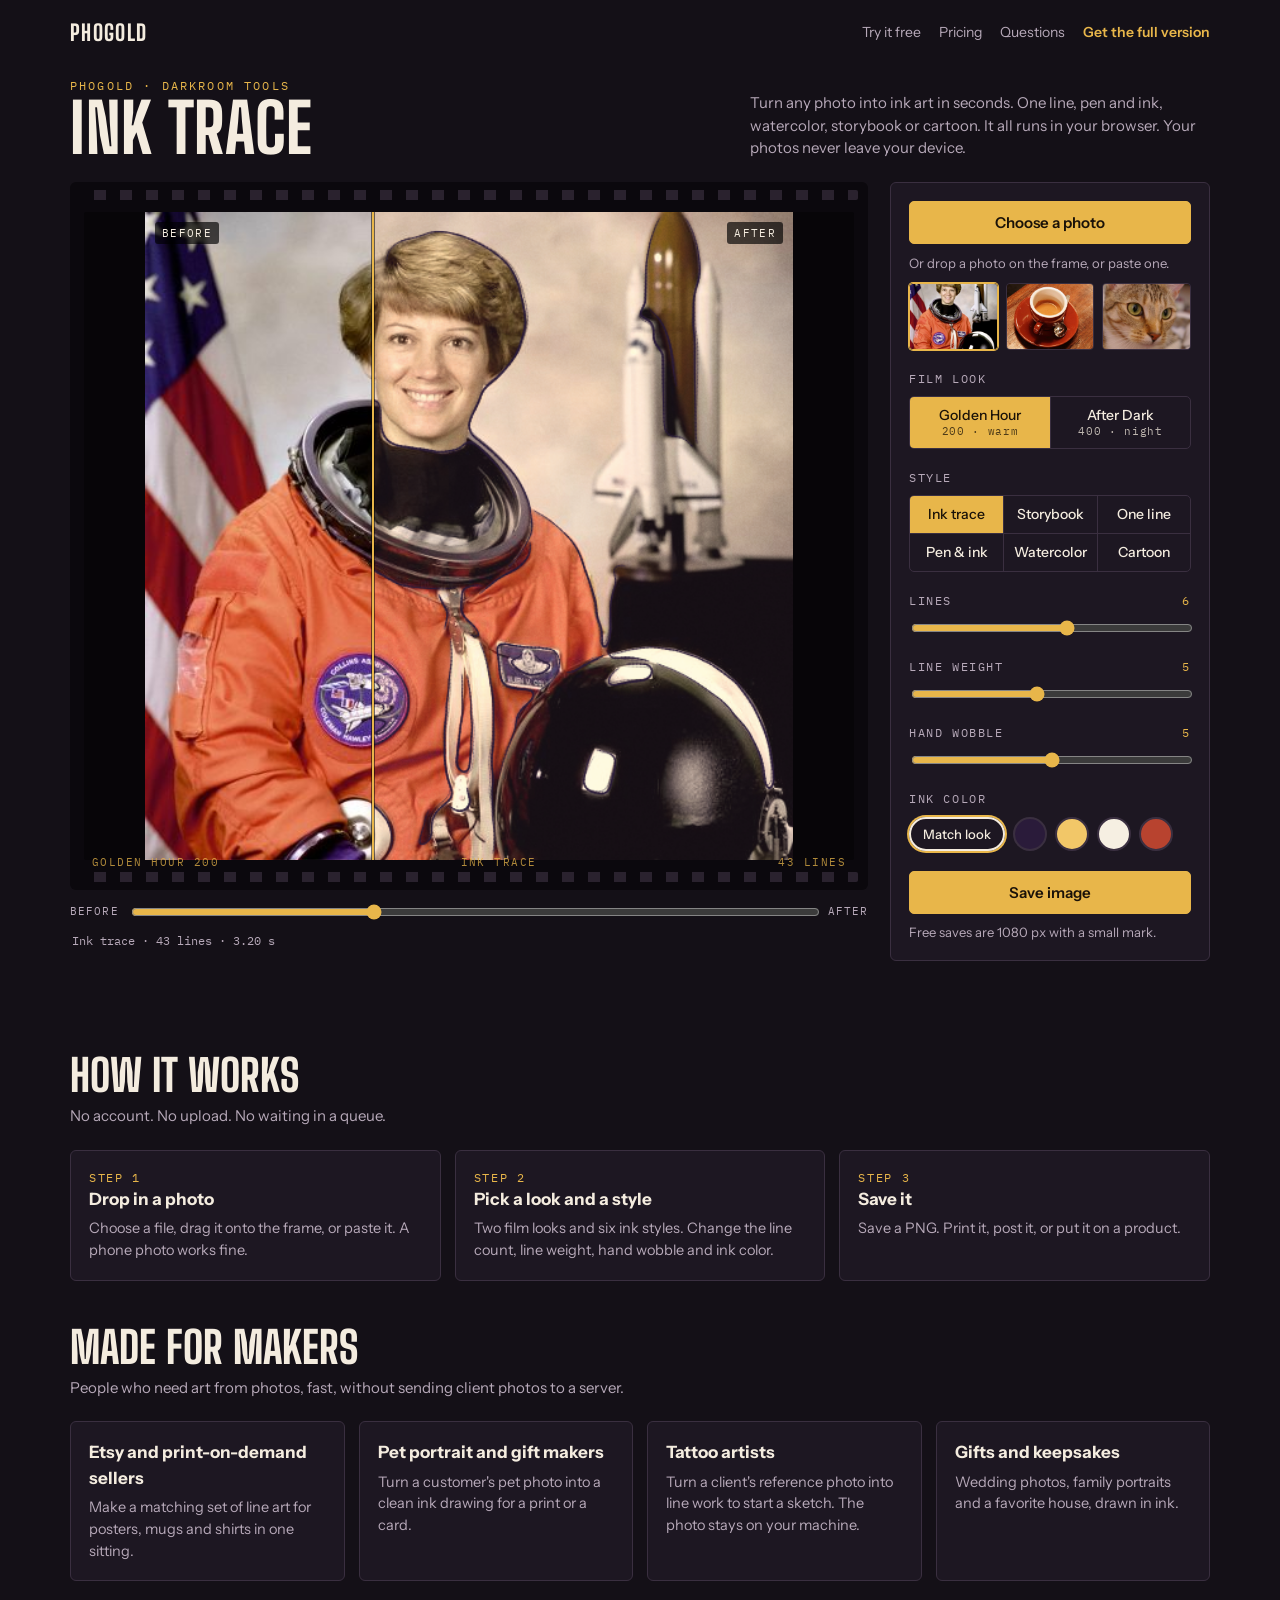
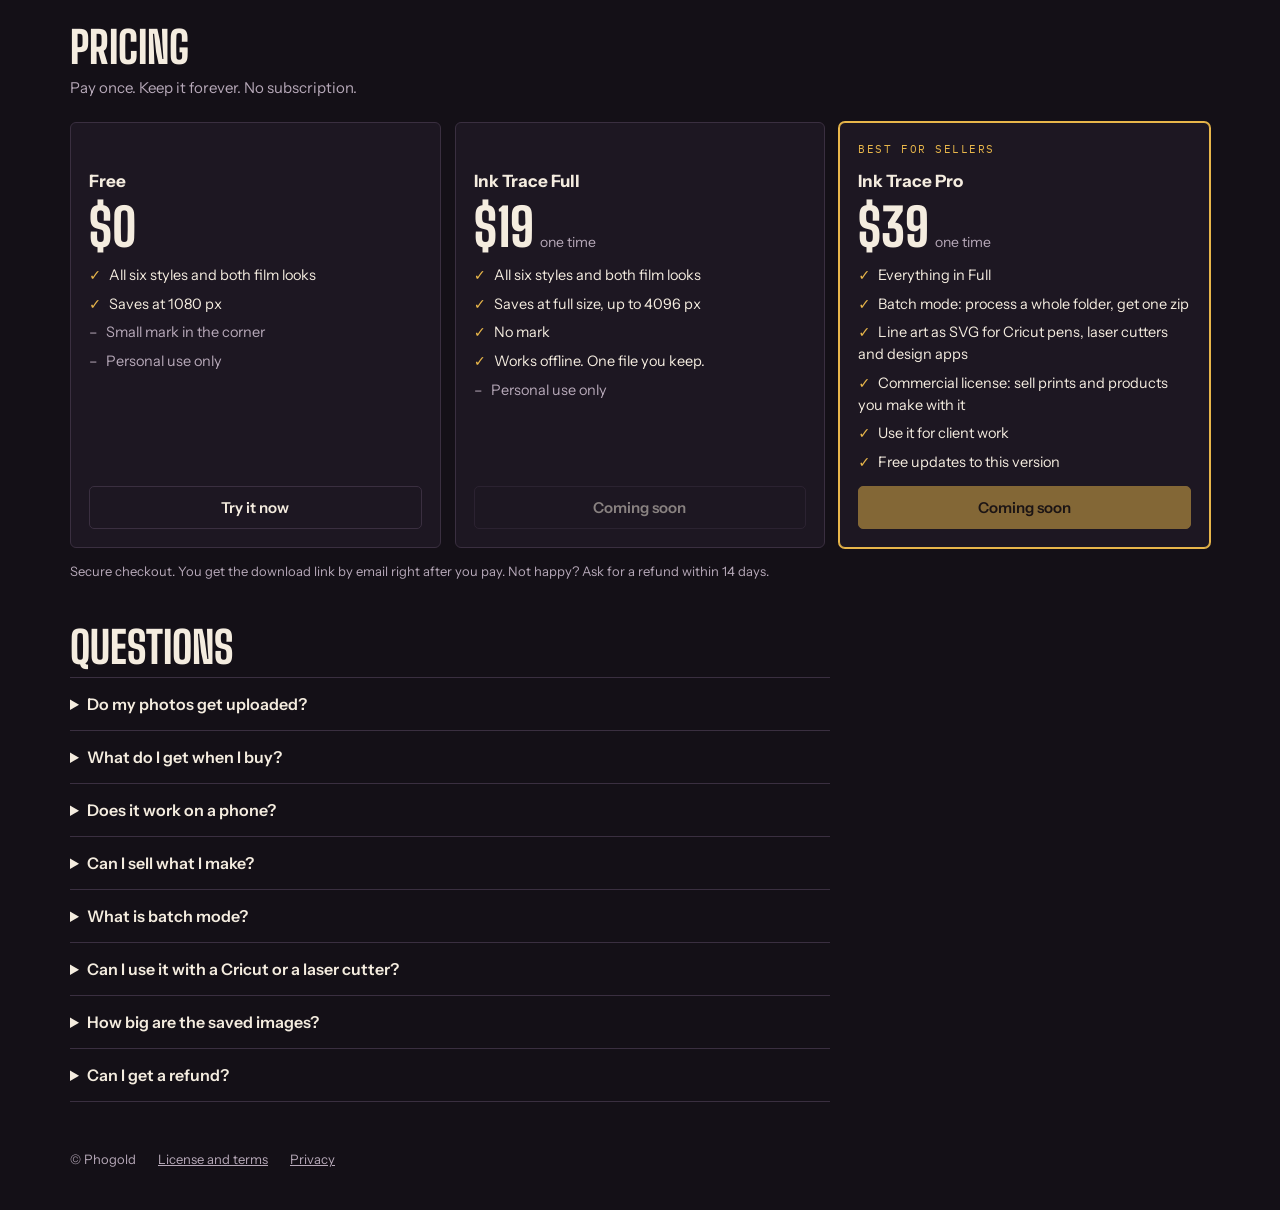
<file: site/index.html>
<!doctype html>
<html lang="en">
<head>
<meta charset="utf-8">
<meta name="viewport" content="width=device-width,initial-scale=1,viewport-fit=cover">
<title>Ink Trace: Turn a Photo Into Line Art | Phogold</title>
<meta name="description" content="Turn any photo into line art, pen and ink, watercolor or a cartoon in seconds. Free to try. Runs in your browser. Your photos are never uploaded.">
<meta property="og:title" content="Phogold Ink Trace: photo to ink art">
<meta property="og:description" content="Turn any photo into ink art in seconds. Free to try. Your photos never leave your device.">
<meta property="og:type" content="website">
<link rel="icon" href="data:image/svg+xml,%3Csvg xmlns='http://www.w3.org/2000/svg' viewBox='0 0 32 32'%3E%3Crect width='32' height='32' rx='6' fill='%23141017'/%3E%3Cpath d='M7 22c5-12 9 4 18-10' stroke='%23e8b64a' stroke-width='3' fill='none' stroke-linecap='round'/%3E%3C/svg%3E">
<link rel="preconnect" href="https://fonts.googleapis.com">
<link rel="preconnect" href="https://fonts.gstatic.com" crossorigin>
<link rel="stylesheet" href="https://fonts.googleapis.com/css2?family=Big+Shoulders+Display:wght@600;800&family=Instrument+Sans:wght@400;500;600&family=IBM+Plex+Mono:wght@400;500&display=swap">
<style>
*, *::before, *::after { box-sizing: border-box; }
body { margin: 0; }
/* Layout: a darkroom bench. Film frame on the left with edge print and sprockets, controls on the right, stacked on phones. */
:root {
  color-scheme: dark;
  --bench: #141017;
  --bench-2: #1d1722;
  --line: #3a2f40;
  --paper: #f1e6cf;
  --ink: #f4ecdf;
  --muted: #b7a9b9;
  --gold: #e8b64a;
  --gold-soft: #e8b64a33;
  --safelight: #c9493a;
  --font-display: "Big Shoulders Display", "Arial Narrow", Impact, sans-serif;
  --font-body: "Instrument Sans", "Segoe UI", system-ui, sans-serif;
  --font-mono: "IBM Plex Mono", ui-monospace, Menlo, Consolas, monospace;
}
html, body { background: var(--bench); color: var(--ink); }
body { font-family: var(--font-body); font-size: 15px; line-height: 1.5; }
.wrap { max-width: 1180px; margin: 0 auto; padding-inline: 20px; padding-block: 28px 48px; display: grid; gap: 22px; }
header { display: flex; flex-wrap: wrap; align-items: end; justify-content: space-between; gap: 12px 24px; }
.brand { display: grid; gap: 2px; }
.brand small { font-family: var(--font-mono); font-size: 12px; letter-spacing: .18em; text-transform: uppercase; color: var(--gold); }
h1 { margin: 0; font-family: var(--font-display); font-weight: 800; font-size: clamp(40px, 7vw, 68px); line-height: .92; letter-spacing: .01em; text-transform: uppercase; text-wrap: balance; }
.lede { margin: 0; max-width: 46ch; color: var(--muted); }

.bench { display: grid; grid-template-columns: minmax(0, 1fr) 320px; gap: 22px; align-items: start; }
@media (max-width: 880px) { .bench { grid-template-columns: minmax(0, 1fr); } }

/* Film frame */
.film { background: #0b080d; border-radius: 6px; padding: 30px 14px; position: relative; min-width: 0; }
.film::before, .film::after {
  content: ""; position: absolute; left: 10px; right: 10px; height: 10px;
  background: repeating-linear-gradient(90deg, transparent 0 14px, #2a222e 14px 26px);
  border-radius: 2px;
}
.film::before { top: 8px; }
.film::after { bottom: 8px; }
.edge { position: absolute; left: 22px; right: 22px; font-family: var(--font-mono); font-size: 10.5px; letter-spacing: .14em; color: var(--gold); opacity: .75; display: flex; justify-content: space-between; white-space: nowrap; overflow: hidden; }
.edge.top { top: 19px; }
.edge.bottom { bottom: 19px; }
.stage { position: relative; display: grid; place-items: center; min-height: 260px; background: #070508; border-radius: 2px; overflow: hidden; touch-action: pan-y; }
.frame { position: relative; display: grid; max-width: 100%; }
.frame canvas { display: block; width: 100%; height: auto; grid-area: 1 / 1; }
#before { clip-path: inset(0 calc(100% - var(--split, 35%)) 0 0); }
.split-line { position: absolute; top: 0; bottom: 0; left: var(--split, 35%); width: 2px; background: var(--gold); box-shadow: 0 0 0 1px #0008; pointer-events: none; }
.split-tag { position: absolute; top: 10px; font-family: var(--font-mono); font-size: 11px; letter-spacing: .12em; text-transform: uppercase; padding: 3px 7px; border-radius: 3px; background: #000a; color: var(--ink); pointer-events: none; }
.split-tag.l { left: 10px; }
.split-tag.r { right: 10px; }
.stage.drag { outline: 2px dashed var(--gold); outline-offset: -8px; }
.busy { position: absolute; inset: 0; display: grid; place-items: center; background: #0009; font-family: var(--font-mono); letter-spacing: .14em; text-transform: uppercase; font-size: 12px; color: var(--gold); }
.compare { display: grid; grid-template-columns: auto minmax(0, 1fr) auto; align-items: center; gap: 10px; margin-top: 12px; font-family: var(--font-mono); font-size: 11px; letter-spacing: .1em; text-transform: uppercase; color: var(--muted); }
.left { display: grid; min-width: 0; }
.statusrow { display: flex; flex-wrap: wrap; align-items: center; justify-content: space-between; gap: 8px 16px; margin-top: 10px; }
.btn.small { padding: 8px 12px; font-size: 13px; }
.status { margin: 0 2px; font-family: var(--font-mono); font-size: 12px; color: var(--muted); min-height: 1.5em; }

/* Controls */
.panel { background: var(--bench-2); border: 1px solid var(--line); border-radius: 6px; padding: 18px; display: grid; gap: 20px; min-width: 0; }
.group { display: grid; gap: 9px; }
.label { font-family: var(--font-mono); font-size: 11.5px; letter-spacing: .14em; text-transform: uppercase; color: var(--muted); display: flex; justify-content: space-between; gap: 8px; }
.label output { color: var(--gold); font-variant-numeric: tabular-nums; }
.seg.styles { grid-auto-flow: row; grid-template-columns: repeat(3, 1fr); }
.seg.styles button { border-left: 0; border-top: 1px solid var(--line); }
.seg.styles button:nth-child(-n+3) { border-top: 0; }
.seg.styles button:not(:nth-child(3n+1)) { border-left: 1px solid var(--line); }
.seg { display: grid; grid-auto-flow: column; grid-auto-columns: 1fr; border: 1px solid var(--line); border-radius: 5px; overflow: hidden; }
.seg button { font: 500 14px/1.2 var(--font-body); color: var(--ink); background: transparent; border: 0; padding: 10px 8px; cursor: pointer; }
.seg button + button { border-left: 1px solid var(--line); }
.seg button[aria-pressed="true"] { background: var(--gold); color: #1a1208; }
.seg button:hover:not([aria-pressed="true"]) { background: var(--gold-soft); }
.seg button small { display: block; font: 400 11px/1.3 var(--font-mono); opacity: .75; letter-spacing: .06em; }
input[type="range"] { width: 100%; accent-color: var(--gold); }
.upload { display: grid; gap: 10px; }
.btn { display: inline-flex; align-items: center; justify-content: center; gap: 8px; font: 600 15px/1 var(--font-body); padding: 13px 16px; border-radius: 5px; cursor: pointer; border: 1px solid var(--gold); text-align: center; }
.btn.primary { background: var(--gold); color: #1a1208; }
.btn.ghost { background: transparent; color: var(--ink); border-color: var(--line); }
.btn.ghost:hover { border-color: var(--gold); }
.hint { margin: 0; font-size: 13px; color: var(--muted); }
.samples { display: grid; grid-template-columns: repeat(3, 1fr); gap: 8px; }
.samples button { padding: 0; border: 1px solid var(--line); border-radius: 4px; overflow: hidden; background: none; cursor: pointer; aspect-ratio: 4 / 3; max-width: 100%; }
.samples button[aria-pressed="true"] { border-color: var(--gold); box-shadow: 0 0 0 1px var(--gold); }
.samples img { width: 100%; height: 100%; object-fit: cover; display: block; }
.swatches { display: flex; flex-wrap: wrap; gap: 8px; }
.swatches button { width: 34px; height: 34px; border-radius: 50%; border: 2px solid var(--line); cursor: pointer; padding: 0; }
.swatches button[aria-pressed="true"] { border-color: var(--ink); box-shadow: 0 0 0 2px var(--gold); }
.swatches button.auto { width: auto; border-radius: 17px; padding: 0 12px; background: transparent; color: var(--ink); font: 500 13px var(--font-body); }
[hidden] { display: none !important; }
:focus-visible { outline: 2px solid var(--gold); outline-offset: 2px; }
#file, #batchFiles { position: absolute; width: 1px; height: 1px; opacity: 0; pointer-events: none; }
@media (prefers-reduced-motion: reduce) { * { transition: none !important; } }

/* Store page around the tool */
a { color: var(--gold); }
a.btn { text-decoration: none; }
.top { max-width: 1180px; margin: 0 auto; padding: 16px 20px 0; display: flex; flex-wrap: wrap; justify-content: space-between; align-items: center; gap: 10px 20px; }
.top .logo { font-family: var(--font-display); font-weight: 800; font-size: 22px; letter-spacing: .06em; text-transform: uppercase; color: var(--ink); text-decoration: none; }
.top nav { display: flex; flex-wrap: wrap; gap: 18px; font-size: 14px; }
.top nav a { color: var(--muted); text-decoration: none; }
.top nav a:hover { color: var(--gold); }
.top nav a.buy { color: var(--gold); font-weight: 600; }
section.block { max-width: 1180px; margin: 0 auto; padding: 44px 20px 0; }
section.block h2 { font-family: var(--font-display); font-weight: 800; text-transform: uppercase; font-size: clamp(30px, 5vw, 44px); line-height: 1; margin: 0 0 8px; }
section.block > p.sub { margin: 0 0 22px; color: var(--muted); max-width: 60ch; }
.steps, .uses { display: grid; grid-template-columns: repeat(auto-fit, minmax(220px, 1fr)); gap: 14px; }
.card { background: var(--bench-2); border: 1px solid var(--line); border-radius: 6px; padding: 18px; }
.card h3 { margin: 0 0 6px; font-size: 17px; }
.card p { margin: 0; color: var(--muted); font-size: 14.5px; }
.card .num { font-family: var(--font-mono); color: var(--gold); font-size: 12px; letter-spacing: .14em; }
.prices { display: grid; grid-template-columns: repeat(auto-fit, minmax(250px, 1fr)); gap: 14px; align-items: stretch; }
.price { display: grid; grid-template-rows: auto auto 1fr auto; gap: 12px; }
.price.pick { border-color: var(--gold); box-shadow: 0 0 0 1px var(--gold); }
.price .tag { font-family: var(--font-mono); font-size: 11px; letter-spacing: .14em; text-transform: uppercase; color: var(--gold); min-height: 1.4em; }
.price .amt { font-family: var(--font-display); font-weight: 800; font-size: 52px; line-height: 1; }
.price .amt small { font-family: var(--font-body); font-weight: 400; font-size: 14px; color: var(--muted); margin-left: 6px; }
.price ul { align-content: start; margin: 0; padding: 0; list-style: none; display: grid; gap: 7px; font-size: 14.5px; }
.price li::before { content: "✓"; color: var(--gold); margin-right: 8px; }
.price li.no { color: var(--muted); }
.price li.no::before { content: "–"; color: var(--muted); }
.price .btn { width: 100%; text-decoration: none; }
.price .btn[aria-disabled="true"] { opacity: .5; pointer-events: none; }
.fine { color: var(--muted); font-size: 13px; margin: 14px 0 0; }
details { border-top: 1px solid var(--line); padding: 14px 0; max-width: 760px; }
details:last-of-type { border-bottom: 1px solid var(--line); }
summary { cursor: pointer; font-weight: 600; font-size: 16px; }
details p { margin: 10px 0 0; color: var(--muted); }
footer.foot { max-width: 1180px; margin: 0 auto; padding: 48px 20px 40px; display: flex; flex-wrap: wrap; gap: 10px 22px; color: var(--muted); font-size: 13px; }
footer.foot a { color: var(--muted); }
.doc { max-width: 760px; margin: 0 auto; padding: 28px 20px 60px; }
.doc h1 { font-size: clamp(36px, 6vw, 52px); margin-bottom: 18px; }
.doc h2 { font-size: 20px; margin: 28px 0 6px; }
.doc p, .doc li { color: var(--ink); }

</style>
<script src="config.js"></script>
</head>
<body>
<div class="top">
  <a class="logo" href="./">Phogold</a>
  <nav aria-label="Main">
    <a href="#try">Try it free</a>
    <a href="#pricing">Pricing</a>
    <a href="#faq">Questions</a>
    <a class="buy" href="#pricing">Get the full version</a>
  </nav>
</div>

<div class="wrap" id="try">
  <header>
    <div class="brand">
      <small>Phogold · Darkroom tools</small>
      <h1>Ink Trace</h1>
    </div>
    <p class="lede">Turn any photo into ink art in seconds. One line, pen and ink, watercolor, storybook or cartoon. It all runs in your browser. Your photos never leave your device.</p>
  </header>
  <div class="bench">
    <div class="left">
    <section class="film" aria-label="Photo preview">
      <div class="edge top" aria-hidden="true"><span>PHOGOLD 200</span><span id="edgeFrame">▸ 1</span><span>INK TRACE</span><span id="edgeFrameA">▸ 1A</span></div>
      <div class="stage" id="stage">
        <div class="frame" id="frame">
          <canvas id="after" aria-label="Edited photo"></canvas>
          <canvas id="before" aria-hidden="true"></canvas>
          <div class="split-line" aria-hidden="true"></div>
          <span class="split-tag l" aria-hidden="true">Before</span>
          <span class="split-tag r" aria-hidden="true">After</span>
        </div>
        <div class="busy" id="busy" hidden>Developing…</div>
      </div>
      <div class="edge bottom" aria-hidden="true"><span id="edgeLook">GOLDEN HOUR 200</span><span id="edgeStyle">INK TRACE</span><span id="edgeLines">0 LINES</span></div>
    </section>
    <div class="compare">
      <label for="split">Before</label>
      <input type="range" id="split" min="0" max="100" step="1" value="35" aria-label="Before and after split">
      <span>After</span>
    </div>
    <div class="statusrow">
      <p class="status" id="status" aria-live="polite">Developing the sample photo…</p>
      <button type="button" class="btn ghost small" id="replay" hidden>Draw it again</button>
    </div>
    </div>

    <aside class="panel" aria-label="Controls">
      <div class="group upload">
        <label class="btn primary" for="file">Choose a photo</label>
        <input type="file" id="file" accept="image/*">
        <p class="hint">Or drop a photo on the frame, or paste one.</p>
        <div class="samples" id="samples" role="group" aria-label="Sample photos"></div>
      </div>

      <div class="group">
        <div class="label"><span>Film look</span></div>
        <div class="seg" id="look" role="group" aria-label="Film look">
          <button type="button" data-v="golden" aria-pressed="true">Golden Hour<small>200 · warm</small></button>
          <button type="button" data-v="dark" aria-pressed="false">After Dark<small>400 · night</small></button>
        </div>
      </div>

      <div class="group">
        <div class="label"><span>Style</span></div>
        <div class="seg styles" id="style" role="group" aria-label="Style">
          <button type="button" data-v="ink" aria-pressed="true">Ink trace</button>
          <button type="button" data-v="storybook" aria-pressed="false">Storybook</button>
          <button type="button" data-v="oneline" aria-pressed="false">One line</button>
          <button type="button" data-v="penink" aria-pressed="false">Pen &amp; ink</button>
          <button type="button" data-v="watercolor" aria-pressed="false">Watercolor</button>
          <button type="button" data-v="cartoon" aria-pressed="false">Cartoon</button>
        </div>
      </div>

      <div class="group">
        <label class="label" for="lines"><span>Lines</span><output id="linesOut">6</output></label>
        <input type="range" id="lines" min="1" max="10" step="1" value="6">
      </div>

      <div class="group">
        <label class="label" for="weight"><span>Line weight</span><output id="weightOut">5</output></label>
        <input type="range" id="weight" min="1" max="10" step="1" value="5">
      </div>

      <div class="group">
        <label class="label" for="wobble"><span>Hand wobble</span><output id="wobbleOut">5</output></label>
        <input type="range" id="wobble" min="0" max="10" step="1" value="5">
      </div>

      <div class="group">
        <div class="label"><span>Ink color</span></div>
        <div class="swatches" id="ink" role="group" aria-label="Ink color">
          <button type="button" class="auto" data-v="auto" aria-pressed="true">Match look</button>
          <button type="button" data-v="#2a1b3a" style="background:#2a1b3a" aria-label="Plum ink" aria-pressed="false"></button>
          <button type="button" data-v="#f2c768" style="background:#f2c768" aria-label="Gold ink" aria-pressed="false"></button>
          <button type="button" data-v="#f6efe2" style="background:#f6efe2" aria-label="White ink" aria-pressed="false"></button>
          <button type="button" data-v="#b8432f" style="background:#b8432f" aria-label="Red ink" aria-pressed="false"></button>
        </div>
      </div>

      <div class="group">
        <button type="button" class="btn primary" id="save">Save image</button>
        <p class="hint" id="saveNote"></p>
        <a class="btn ghost" id="upgrade" href="#pricing" hidden>Get full size, no mark</a>
      </div>

      <div class="group" id="batchGroup" hidden>
        <div class="label"><span>Batch</span></div>
        <label class="btn ghost" for="batchFiles">Process many photos</label>
        <input type="file" id="batchFiles" accept="image/*" multiple>
        <p class="hint">Uses the settings above on every photo. You get one zip file.</p>
      </div>

      <div class="group" id="svgGroup" hidden>
        <div class="label"><span>Vector</span></div>
        <button type="button" class="btn ghost" id="saveSvg">Save line art as SVG</button>
        <p class="hint">Just the lines, as paths. For Cricut pens, laser cutters and design apps.</p>
      </div>
    </aside>
  </div>

</div>

<section class="block" aria-labelledby="how">
  <h2 id="how">How it works</h2>
  <p class="sub">No account. No upload. No waiting in a queue.</p>
  <div class="steps">
    <div class="card"><div class="num">STEP 1</div><h3>Drop in a photo</h3><p>Choose a file, drag it onto the frame, or paste it. A phone photo works fine.</p></div>
    <div class="card"><div class="num">STEP 2</div><h3>Pick a look and a style</h3><p>Two film looks and six ink styles. Change the line count, line weight, hand wobble and ink color.</p></div>
    <div class="card"><div class="num">STEP 3</div><h3>Save it</h3><p>Save a PNG. Print it, post it, or put it on a product.</p></div>
  </div>
</section>

<section class="block" aria-labelledby="uses">
  <h2 id="uses">Made for makers</h2>
  <p class="sub">People who need art from photos, fast, without sending client photos to a server.</p>
  <div class="uses">
    <div class="card"><h3>Etsy and print-on-demand sellers</h3><p>Make a matching set of line art for posters, mugs and shirts in one sitting.</p></div>
    <div class="card"><h3>Pet portrait and gift makers</h3><p>Turn a customer's pet photo into a clean ink drawing for a print or a card.</p></div>
    <div class="card"><h3>Tattoo artists</h3><p>Turn a client's reference photo into line work to start a sketch. The photo stays on your machine.</p></div>
    <div class="card"><h3>Gifts and keepsakes</h3><p>Wedding photos, family portraits and a favorite house, drawn in ink.</p></div>
  </div>
</section>

<section class="block" id="pricing" aria-labelledby="pricingTitle">
  <h2 id="pricingTitle">Pricing</h2>
  <p class="sub">Pay once. Keep it forever. No subscription.</p>
  <div class="prices">
    <div class="card price">
      <div class="tag">&nbsp;</div>
      <div><h3>Free</h3><div class="amt">$0</div></div>
      <ul>
        <li>All six styles and both film looks</li>
        <li>Saves at 1080 px</li>
        <li class="no">Small mark in the corner</li>
        <li class="no">Personal use only</li>
      </ul>
      <a class="btn ghost" href="#try">Try it now</a>
    </div>
    <div class="card price">
      <div class="tag">&nbsp;</div>
      <div><h3>Ink Trace Full</h3><div class="amt">$19<small>one time</small></div></div>
      <ul>
        <li>All six styles and both film looks</li>
        <li>Saves at full size, up to 4096 px</li>
        <li>No mark</li>
        <li>Works offline. One file you keep.</li>
        <li class="no">Personal use only</li>
      </ul>
      <a class="btn ghost" data-buy="full" href="#pricing">Buy Full for $19</a>
    </div>
    <div class="card price pick">
      <div class="tag">Best for sellers</div>
      <div><h3>Ink Trace Pro</h3><div class="amt">$39<small>one time</small></div></div>
      <ul>
        <li>Everything in Full</li>
        <li>Batch mode: process a whole folder, get one zip</li>
        <li>Line art as SVG for Cricut pens, laser cutters and design apps</li>
        <li>Commercial license: sell prints and products you make with it</li>
        <li>Use it for client work</li>
        <li>Free updates to this version</li>
      </ul>
      <a class="btn primary" data-buy="pro" href="#pricing">Buy Pro for $39</a>
    </div>
  </div>
  <p class="fine">Secure checkout. You get the download link by email right after you pay. Not happy? Ask for a refund within 14 days.</p>
</section>

<section class="block" id="faq" aria-labelledby="faqTitle">
  <h2 id="faqTitle">Questions</h2>
  <details><summary>Do my photos get uploaded?</summary><p>No. Ink Trace does all the work inside your browser. Your photos stay on your device.</p></details>
  <details><summary>What do I get when I buy?</summary><p>A download link by email. It is one file that opens in any modern browser, like Chrome, Safari, Edge or Firefox. It works without the internet.</p></details>
  <details><summary>Does it work on a phone?</summary><p>Yes. It works on recent iPhones, iPads and Android phones. A computer is faster for large photos and batch mode.</p></details>
  <details><summary>Can I sell what I make?</summary><p>With Pro, yes. You can sell prints, products and client work made with it. The Free and Full versions are for personal use.</p></details>
  <details><summary>What is batch mode?</summary><p>Pick many photos at once. Pro applies the same settings to all of them and gives you one zip file of finished PNGs.</p></details>
  <details><summary>Can I use it with a Cricut or a laser cutter?</summary><p>Pro saves the lines as an SVG file. Open it in Cricut Design Space, a laser cutter app, or a design app like Inkscape or Illustrator.</p></details>
  <details><summary>How big are the saved images?</summary><p>Free saves at 1080 px on the long side. Full and Pro save at the size of your photo, up to 4096 px. A photo smaller than that saves at its own size.</p></details>
  <details><summary>Can I get a refund?</summary><p>Yes. Email us within 14 days of buying and we will refund you.</p></details>
</section>

<footer class="foot">
  <span>© Phogold</span>
  <a href="terms.html">License and terms</a>
  <a href="privacy.html">Privacy</a>
  <a id="contact" href="#">Contact</a>
</footer>

<script>
const TIER = "free";
const SAMPLES = {"portrait": "[data-uri]", "cafe": "[data-uri]", "cat": "[data-uri]"};

const SAMPLE_LABELS = { portrait: "Sample portrait", cafe: "Sample cafe table", cat: "Sample cat" };

const $ = (id) => document.getElementById(id);
const STYLE_NAMES = { ink: "INK TRACE", storybook: "STORYBOOK", oneline: "ONE LINE", penink: "PEN & INK", watercolor: "WATERCOLOR", cartoon: "CARTOON" };
const reduceMotion = window.matchMedia("(prefers-reduced-motion: reduce)").matches;
const state = { look: "golden", style: "ink", lines: 6, weight: 5, wobble: 5, ink: "auto", img: null, frame: 1, strokes: null, traceKey: "" };

/* ---------- Color grades ---------- */
function buildGoldenLUT() {
  const r = new Uint8ClampedArray(256), g = new Uint8ClampedArray(256), b = new Uint8ClampedArray(256);
  for (let i = 0; i < 256; i++) {
    let v = i / 255;
    v = 0.06 + v * 0.92;
    r[i] = Math.min(1, v * 1.08 + 0.02) * 255;
    g[i] = Math.min(1, v * 1.01) * 255;
    b[i] = Math.min(1, v * 0.86 + 0.03) * 255;
  }
  return { r, g, b };
}
const GOLD_LUT = buildGoldenLUT();

function gradePixels(data, look) {
  const n = data.length;
  if (look === "golden") {
    for (let i = 0; i < n; i += 4) {
      let r = GOLD_LUT.r[data[i]], g = GOLD_LUT.g[data[i + 1]], b = GOLD_LUT.b[data[i + 2]];
      const l = (r + g + b) / 3;
      data[i] = l + (r - l) * 0.9; data[i + 1] = l + (g - l) * 0.9; data[i + 2] = l + (b - l) * 0.9;
    }
  } else {
    for (let i = 0; i < n; i += 4) {
      const r0 = data[i] / 255, g0 = data[i + 1] / 255, b0 = data[i + 2] / 255;
      const l = (r0 + g0 + b0) / 3;
      const t = Math.pow(Math.min(1, Math.max(0, (l - 0.15) / 0.75)), 1.4);
      const k = 0.35 + 0.65 * l;
      data[i] = ((0.20 * (1 - t) + 1.00 * t) * k + r0 * 0.15) * 255;
      data[i + 1] = ((0.10 * (1 - t) + 0.80 * t) * k + g0 * 0.15) * 255;
      data[i + 2] = ((0.32 * (1 - t) + 0.42 * t) * k + b0 * 0.15) * 255;
    }
  }
}

/* ---------- Line finding ----------
   1. Shrink the photo so fur, fabric and skin texture disappear.
   2. Edge-preserving blur in Lab color, several passes.
   3. Edges from color change count fully. Edges from brightness alone count less,
      so soft shadows across a face are not traced as lines.
   4. Thin to 1 px, keep connected edges, walk them into strokes, keep the longest. */
function srgbToLin(c) { c /= 255; return c <= 0.04045 ? c / 12.92 : Math.pow((c + 0.055) / 1.055, 2.4); }
const LIN = new Float32Array(256); for (let i = 0; i < 256; i++) LIN[i] = srgbToLin(i);
function fLab(t) { return t > 0.008856 ? Math.cbrt(t) : 7.787 * t + 16 / 116; }

function findStrokes(img, linesLevel) {
  const work = Math.round(200 + 24 * linesLevel);
  const s = work / Math.max(img.width, img.height);
  const W = Math.max(8, Math.round(img.width * s)), H = Math.max(8, Math.round(img.height * s));
  const c = document.createElement("canvas"); c.width = W; c.height = H;
  const cx = c.getContext("2d", { willReadFrequently: true });
  cx.imageSmoothingQuality = "high";
  cx.drawImage(img, 0, 0, W, H);
  const px = cx.getImageData(0, 0, W, H).data;
  const N = W * H;
  let L = new Float32Array(N), A = new Float32Array(N), B = new Float32Array(N);
  for (let i = 0, j = 0; i < N; i++, j += 4) {
    const r = LIN[px[j]], g = LIN[px[j + 1]], b = LIN[px[j + 2]];
    const x = fLab((0.4124 * r + 0.3576 * g + 0.1805 * b) / 0.9505);
    const y = fLab(0.2126 * r + 0.7152 * g + 0.0722 * b);
    const z = fLab((0.0193 * r + 0.1192 * g + 0.9505 * b) / 1.089);
    L[i] = 116 * y - 16; A[i] = 500 * (x - y); B[i] = 200 * (y - z);
  }
  // Bilateral passes
  const R = 3, sigS = 2.5, sigC = 9;
  const spatial = [];
  for (let dy = -R; dy <= R; dy++) for (let dx = -R; dx <= R; dx++) spatial.push([dx, dy, Math.exp(-(dx * dx + dy * dy) / (2 * sigS * sigS))]);
  for (let pass = 0; pass < 4; pass++) {
    const L2 = new Float32Array(N), A2 = new Float32Array(N), B2 = new Float32Array(N);
    for (let y = 0; y < H; y++) for (let x = 0; x < W; x++) {
      const i = y * W + x; let sw = 0, sl = 0, sa = 0, sb = 0;
      const l0 = L[i], a0 = A[i], b0 = B[i];
      for (const [dx, dy, ws] of spatial) {
        const xx = x + dx, yy = y + dy;
        if (xx < 0 || yy < 0 || xx >= W || yy >= H) continue;
        const k = yy * W + xx;
        const dl = L[k] - l0, da = A[k] - a0, db = B[k] - b0;
        const w = ws * Math.exp(-(dl * dl + da * da + db * db) / (2 * sigC * sigC));
        sw += w; sl += w * L[k]; sa += w * A[k]; sb += w * B[k];
      }
      L2[i] = sl / sw; A2[i] = sa / sw; B2[i] = sb / sw;
    }
    L = L2; A = A2; B = B2;
  }
  // Smoothed color image, used by the cartoon, watercolor and pen and ink styles
  const flat = document.createElement("canvas"); flat.width = W; flat.height = H;
  const fx = flat.getContext("2d"); const fd = fx.createImageData(W, H);
  for (let i = 0, j = 0; i < N; i++, j += 4) {
    const fy = (L[i] + 16) / 116, fxx = fy + A[i] / 500, fz = fy - B[i] / 200;
    const inv = (t) => (t * t * t > 0.008856 ? t * t * t : (t - 16 / 116) / 7.787);
    const X = inv(fxx) * 0.9505, Y = inv(fy), Z = inv(fz) * 1.089;
    const lin = [3.2406 * X - 1.5372 * Y - 0.4986 * Z, -0.9689 * X + 1.8758 * Y + 0.0415 * Z, 0.0557 * X - 0.2040 * Y + 1.0570 * Z];
    for (let c = 0; c < 3; c++) { const v = Math.max(0, lin[c]); fd.data[j + c] = 255 * (v <= 0.0031308 ? 12.92 * v : 1.055 * Math.pow(v, 1 / 2.4) - 0.055); }
    fd.data[j + 3] = 255;
  }
  fx.putImageData(fd, 0, 0);
  // Gradients
  const mag = new Float32Array(N), gxA = new Float32Array(N), gyA = new Float32Array(N);
  const wL = 0.55, wC = 1.6;
  for (let y = 1; y < H - 1; y++) for (let x = 1; x < W - 1; x++) {
    const i = y * W + x;
    let best = 0, bgx = 0, bgy = 0, sum = 0;
    for (const [ch, w] of [[L, wL], [A, wC], [B, wC]]) {
      const gx = (ch[i - W + 1] + 2 * ch[i + 1] + ch[i + W + 1] - ch[i - W - 1] - 2 * ch[i - 1] - ch[i + W - 1]) * w;
      const gy = (ch[i + W - 1] + 2 * ch[i + W] + ch[i + W + 1] - ch[i - W - 1] - 2 * ch[i - W] - ch[i - W + 1]) * w;
      const m = gx * gx + gy * gy; sum += m;
      if (m > best) { best = m; bgx = gx; bgy = gy; }
    }
    mag[i] = Math.sqrt(sum); gxA[i] = bgx; gyA[i] = bgy;
  }
  // Non-max suppression
  const nms = new Float32Array(N);
  for (let y = 1; y < H - 1; y++) for (let x = 1; x < W - 1; x++) {
    const i = y * W + x, m = mag[i]; if (m === 0) continue;
    const ang = Math.atan2(gyA[i], gxA[i]);
    const ox = Math.round(Math.cos(ang)), oy = Math.round(Math.sin(ang));
    if (m >= mag[i + oy * W + ox] && m >= mag[i - oy * W - ox]) nms[i] = m;
  }
  // Hysteresis thresholds from the photo itself
  const vals = []; for (let i = 0; i < N; i++) if (nms[i] > 0) vals.push(nms[i]);
  vals.sort((a, b) => a - b);
  const hi = Math.max(vals[Math.floor(vals.length * 0.86)] || 1, 18), lo = hi * 0.42;
  const edge = new Uint8Array(N); const stack = [];
  for (let i = 0; i < N; i++) if (nms[i] >= hi) { edge[i] = 1; stack.push(i); }
  const NB = [-W - 1, -W, -W + 1, -1, 1, W - 1, W, W + 1];
  while (stack.length) {
    const i = stack.pop();
    for (const o of NB) { const k = i + o; if (k > 0 && k < N && !edge[k] && nms[k] >= lo) { edge[k] = 1; stack.push(k); } }
  }
  for (let x = 0; x < W; x++) { edge[x] = 0; edge[(H - 1) * W + x] = 0; }
  for (let y = 0; y < H; y++) { edge[y * W] = 0; edge[y * W + W - 1] = 0; }
  // Walk edges into strokes
  const seen = new Uint8Array(N);
  const nbCount = (i) => { let c = 0; for (const o of NB) if (edge[i + o]) c++; return c; };
  function walk(start, prev) {
    const out = []; let cur = start, pdx = prev ? (start % W) - (prev % W) : 0, pdy = prev ? Math.floor(start / W) - Math.floor(prev / W) : 0;
    while (true) {
      let pick = -1, bestDot = -9;
      for (const o of NB) {
        const k = cur + o; if (!edge[k] || seen[k]) continue;
        const dx = (k % W) - (cur % W), dy = Math.floor(k / W) - Math.floor(cur / W);
        const dot = (dx * pdx + dy * pdy) / Math.hypot(dx, dy);
        if (dot > bestDot) { bestDot = dot; pick = k; }
      }
      if (pick < 0) break;
      seen[pick] = 1; out.push(pick);
      pdx = (pick % W) - (cur % W); pdy = Math.floor(pick / W) - Math.floor(cur / W);
      cur = pick;
    }
    return out;
  }
  const chains = [];
  const startFrom = (i) => {
    seen[i] = 1;
    const fwd = walk(i, null);
    const back = walk(i, fwd.length ? fwd[0] : null);
    chains.push(back.reverse().concat([i], fwd));
  };
  for (let i = 0; i < N; i++) if (edge[i] && !seen[i] && nbCount(i) === 1) startFrom(i);
  for (let i = 0; i < N; i++) if (edge[i] && !seen[i]) startFrom(i);
  // Rank and keep the main lines
  const minLen = Math.max(W, H) * (0.11 - 0.007 * linesLevel);
  const maxStrokes = 16 + 9 * linesLevel;
  const ranked = chains.filter((ch) => ch.length >= minLen).map((ch) => {
    let m = 0; for (const i of ch) m += mag[i];
    return { ch, score: ch.length * (0.5 + m / ch.length / hi) };
  }).sort((a, b) => b.score - a.score).slice(0, maxStrokes);
  // Smooth and scale back to photo size
  const inv = 1 / s;
  const strokes = ranked.map(({ ch }) => {
    const pts = ch.map((i) => [(i % W) + 0.5, Math.floor(i / W) + 0.5]);
    const k = 4, sm = [];
    for (let j = 0; j < pts.length; j++) {
      let sx = 0, sy = 0, c = 0;
      for (let t = -k; t <= k; t++) { const q = pts[Math.min(pts.length - 1, Math.max(0, j + t))]; sx += q[0]; sy += q[1]; c++; }
      if (j % 2 === 0 || j === pts.length - 1) sm.push([sx / c * inv, sy / c * inv]);
    }
    return sm;
  });
  return { strokes, flat };
}

/* ---------- Drawing ---------- */
function mulberry(seed) { return () => { seed |= 0; seed = (seed + 0x6D2B79F5) | 0; let t = Math.imul(seed ^ (seed >>> 15), 1 | seed); t = (t + Math.imul(t ^ (t >>> 7), 61 | t)) ^ t; return ((t ^ (t >>> 14)) >>> 0) / 4294967296; }; }

let grainTile = null;
function grain() {
  if (grainTile) return grainTile;
  const c = document.createElement("canvas"); c.width = c.height = 192;
  const x = c.getContext("2d"); const d = x.createImageData(192, 192); const rnd = mulberry(11);
  for (let i = 0; i < d.data.length; i += 4) { const v = 128 + (rnd() - 0.5) * 70; d.data[i] = d.data[i + 1] = d.data[i + 2] = v; d.data[i + 3] = 255; }
  x.putImageData(d, 0, 0); grainTile = c; return c;
}

function paperColor() { return state.look === "dark" ? "#1c1426" : "#f1e6cf"; }
function inkColor() {
  if (state.ink !== "auto") return state.ink;
  if (state.style === "cartoon") return "#140d18";
  if (state.style === "watercolor") return state.look === "dark" ? "#e9c77a" : "#5a4660";
  return state.look === "dark" ? "#f2c768" : "#2a1b3a";
}

/* One stroke, drawn by hand: slow wobble, tapered ends, a lighter second pass. */
function wobblePts(pts, rnd, amp, off) {
  const ph1 = rnd() * 6.28, ph2 = rnd() * 6.28, f1 = 4 + rnd() * 4, f2 = 3 + rnd() * 4, n = pts.length;
  return pts.map((q, j) => { const t = j / Math.max(1, n - 1); return [q[0] + Math.sin(t * f1 + ph1) * amp + off[0], q[1] + Math.cos(t * f2 + ph2) * amp + off[1]]; });
}
function drawStrokes(ctx, strokes, scale, opts = {}) {
  const color = opts.color || inkColor();
  const base = Math.max(1, scale * (0.6 + state.weight * 0.32) * (opts.weight || 1));
  const wob = state.wobble * 0.32 * scale * (opts.wobble ?? 1);
  const alpha = opts.alpha ?? 1;
  ctx.lineCap = "round"; ctx.lineJoin = "round"; ctx.strokeStyle = color;
  strokes.forEach((pts, si) => {
    if (pts.length < 3) return;
    const rnd = mulberry(1000 + si * 7919);
    for (let pass = 0; pass < (opts.single ? 1 : 2); pass++) {
      const off = pass ? [(rnd() - 0.5) * wob * 1.2, (rnd() - 0.5) * wob * 1.2] : [0, 0];
      const p = wobblePts(pts, rnd, wob * (pass ? 1.6 : 1), off), n = p.length;
      ctx.globalAlpha = alpha * (pass ? 0.55 : 0.95);
      for (let j = 1; j < n - 1; j++) {
        const t = j / (n - 1);
        ctx.lineWidth = base * (0.45 + 0.85 * Math.sin(Math.PI * t)) * (pass ? 0.45 : 1);
        const a = [(p[j - 1][0] + p[j][0]) / 2, (p[j - 1][1] + p[j][1]) / 2];
        const b = [(p[j][0] + p[j + 1][0]) / 2, (p[j][1] + p[j + 1][1]) / 2];
        ctx.beginPath(); ctx.moveTo(a[0], a[1]); ctx.quadraticCurveTo(p[j][0], p[j][1], b[0], b[1]); ctx.stroke();
      }
    }
  });
  ctx.globalAlpha = 1;
}

/* Join every stroke into one unbroken line: start with the longest stroke,
   then always jump to the nearest free stroke end, with a gentle curve between. */
function oneLinePath(strokes, scale) {
  const left = strokes.filter((p) => p.length > 2).map((p) => p.slice());
  if (!left.length) return [];
  left.sort((a, b) => b.length - a.length);
  const rnd = mulberry(4242);
  let path = left.shift();
  while (left.length) {
    const e = path[path.length - 1];
    let bi = 0, rev = false, bd = Infinity;
    left.forEach((p, i) => {
      const d0 = Math.hypot(p[0][0] - e[0], p[0][1] - e[1]), d1 = Math.hypot(p[p.length - 1][0] - e[0], p[p.length - 1][1] - e[1]);
      if (d0 < bd) { bd = d0; bi = i; rev = false; }
      if (d1 < bd) { bd = d1; bi = i; rev = true; }
    });
    let next = left.splice(bi, 1)[0]; if (rev) next.reverse();
    const s0 = next[0], dx = s0[0] - e[0], dy = s0[1] - e[1], dist = Math.hypot(dx, dy);
    const steps = Math.max(2, Math.round(dist / (4 * scale)));
    const bend = (rnd() - 0.5) * 0.5 * dist, nx = -dy / (dist || 1), ny = dx / (dist || 1);
    for (let k = 1; k < steps; k++) {
      const t = k / steps, b = Math.sin(Math.PI * t) * bend;
      path.push([e[0] + dx * t + nx * b, e[1] + dy * t + ny * b]);
    }
    path = path.concat(next);
  }
  return path;
}
let lineAnim = 0;
function drawOneLine(ctx, path, scale, onDone, instant) {
  if (!instant) cancelAnimationFrame(lineAnim);
  const rnd = mulberry(77);
  const p = wobblePts(path, rnd, state.wobble * 0.25 * scale, [0, 0]);
  const w = Math.max(1, scale * (0.5 + state.weight * 0.26));
  ctx.strokeStyle = inkColor(); ctx.lineCap = "round"; ctx.lineJoin = "round"; ctx.lineWidth = w;
  const drawRange = (a, b) => {
    ctx.beginPath(); ctx.moveTo(p[a][0], p[a][1]);
    for (let j = a + 1; j <= b; j++) ctx.lineTo(p[j][0], p[j][1]);
    ctx.stroke();
  };
  if (instant || reduceMotion || p.length < 2) { if (p.length > 1) drawRange(0, p.length - 1); onDone(); return; }
  const total = p.length - 1, dur = 2600, t0 = performance.now();
  let done = 0;
  const step = (now) => {
    const target = Math.min(total, Math.round(((now - t0) / dur) * total));
    if (target > done) { drawRange(done, target); done = target; }
    if (done < total) lineAnim = requestAnimationFrame(step); else onDone();
  };
  lineAnim = requestAnimationFrame(step);
}

/* Soft mask from the smoothed tone image: where it is darker (or lighter, at night) than a level. */
function toneMask(flatGraded, W, H, level, invert) {
  const m = document.createElement("canvas"); m.width = flatGraded.width; m.height = flatGraded.height;
  const mx = m.getContext("2d"); mx.drawImage(flatGraded, 0, 0);
  const d = mx.getImageData(0, 0, m.width, m.height), a = d.data;
  for (let i = 0; i < a.length; i += 4) {
    const l = (0.3 * a[i] + 0.59 * a[i + 1] + 0.11 * a[i + 2]) / 255;
    const v = invert ? (l - level) / 0.06 : (level - l) / 0.06;
    a[i] = a[i + 1] = a[i + 2] = 0; a[i + 3] = Math.max(0, Math.min(1, v + 0.5)) * 255;
  }
  mx.putImageData(d, 0, 0);
  const big = document.createElement("canvas"); big.width = W; big.height = H;
  const bx = big.getContext("2d"); bx.imageSmoothingQuality = "high"; bx.drawImage(m, 0, 0, W, H);
  return big;
}
function hatch(ctx, flatGraded, W, H, scale) {
  const dark = state.look === "dark";
  const levels = dark ? [0.30, 0.45, 0.6, 0.75] : [0.80, 0.62, 0.44, 0.27];
  const angles = [45, -45, 8, 98];
  const color = inkColor();
  levels.forEach((lv, li) => {
    const layer = document.createElement("canvas"); layer.width = W; layer.height = H;
    const lx = layer.getContext("2d");
    lx.strokeStyle = color; lx.lineCap = "round"; lx.lineWidth = Math.max(0.8, 0.8 * scale);
    const rnd = mulberry(300 + li);
    const gap = Math.max(4, 7.5 * scale), ang = (angles[li] * Math.PI) / 180;
    const cx = W / 2, cy = H / 2, R = Math.hypot(W, H) / 2 + gap;
    const ux = Math.cos(ang), uy = Math.sin(ang), vx = -uy, vy = ux;
    for (let o = -R; o <= R; o += gap) {
      const j = (rnd() - 0.5) * gap * 0.35;
      lx.globalAlpha = 0.55 + rnd() * 0.35;
      lx.beginPath();
      const segs = 8;
      for (let k = 0; k <= segs; k++) {
        const t = -R + (2 * R * k) / segs, w = Math.sin(k * 1.7 + o) * 0.6 * scale;
        const x = cx + vx * (o + j + w) + ux * t, y = cy + vy * (o + j + w) + uy * t;
        k ? lx.lineTo(x, y) : lx.moveTo(x, y);
      }
      lx.stroke();
    }
    lx.globalAlpha = 1; lx.globalCompositeOperation = "destination-in";
    lx.drawImage(toneMask(flatGraded, W, H, lv, dark), 0, 0);
    ctx.drawImage(layer, 0, 0);
  });
}
function posterize(canvas, levels, sat, lift = 0) {
  // Round brightness into flat bands. Color comes from the smoothed photo, so no hue blotches.
  const x = canvas.getContext("2d", { willReadFrequently: true });
  const d = x.getImageData(0, 0, canvas.width, canvas.height), a = d.data;
  for (let i = 0; i < a.length; i += 4) {
    const l = 0.3 * a[i] + 0.59 * a[i + 1] + 0.11 * a[i + 2];
    const band = Math.round((l / 255) * levels) / levels * 255;
    const lq = band * 0.8 + l * 0.2;
    for (let c = 0; c < 3; c++) {
      let v = lq + (a[i + c] - l) * sat;
      a[i + c] = v + (255 - v) * lift;
    }
  }
  x.putImageData(d, 0, 0);
}
function upscale(src, W, H, blurPx) {
  const c = document.createElement("canvas"); c.width = W; c.height = H;
  const x = c.getContext("2d", { willReadFrequently: true }); x.imageSmoothingQuality = "high";
  if (blurPx) x.filter = `blur(${blurPx}px)`;
  x.drawImage(src, 0, 0, W, H); x.filter = "none";
  return c;
}

function fitFrame() {
  const c = $("after"); if (!c.width) return;
  const st = $("stage").getBoundingClientRect();
  const maxH = Math.max(260, window.innerHeight * 0.72);
  const w = Math.min(st.width, maxH * (c.width / c.height));
  $("frame").style.width = Math.floor(w) + "px";
}
window.addEventListener("resize", fitFrame);

function render(opts = {}) {
  const img = opts.img || state.img; if (!img) return;
  const target = opts.target;
  if (!target) cancelAnimationFrame(lineAnim);
  const t0 = performance.now();
  const maxSide = opts.maxSide || 1600;
  const s = Math.min(1, maxSide / Math.max(img.width, img.height));
  const W = Math.round(img.width * s), H = Math.round(img.height * s);
  const key = img.src.length + ":" + img.src.slice(-40) + ":" + state.lines;
  let trace;
  if (opts.img) trace = findStrokes(img, state.lines);
  else { if (state.traceKey !== key) { state.trace = findStrokes(img, state.lines); state.traceKey = key; } trace = state.trace; }
  const strokes = trace.strokes.map((pts) => pts.map(([x, y]) => [x * s, y * s]));

  const after = target || $("after");
  after.width = W; after.height = H;
  if (!target) { const before = $("before"); before.width = W; before.height = H; before.getContext("2d").drawImage(img, 0, 0, W, H); }

  const ctx = after.getContext("2d");
  const scale = Math.max(W, H) / 900;
  const dark = state.look === "dark";
  // Film-graded versions of the photo and of the smoothed color image
  const tmp = document.createElement("canvas"); tmp.width = W; tmp.height = H;
  const tx = tmp.getContext("2d", { willReadFrequently: true }); tx.drawImage(img, 0, 0, W, H);
  const d = tx.getImageData(0, 0, W, H); gradePixels(d.data, state.look); tx.putImageData(d, 0, 0);
  const fl = trace.flat, flatG = document.createElement("canvas"); flatG.width = fl.width; flatG.height = fl.height;
  const fgx = flatG.getContext("2d", { willReadFrequently: true }); fgx.drawImage(fl, 0, 0);
  const fd = fgx.getImageData(0, 0, fl.width, fl.height); gradePixels(fd.data, state.look); fgx.putImageData(fd, 0, 0);

  const paper = () => { ctx.fillStyle = paperColor(); ctx.fillRect(0, 0, W, H); };
  const finish = (grainAmt = 0.16) => {
    ctx.globalCompositeOperation = "overlay"; ctx.globalAlpha = grainAmt;
    ctx.fillStyle = ctx.createPattern(grain(), "repeat"); ctx.fillRect(0, 0, W, H);
    ctx.globalCompositeOperation = "source-over"; ctx.globalAlpha = 1;
  };
  const wash = (alpha, levels, blurK, lift = 0) => {
    const post = upscale(flatG, W, H, Math.max(1, blurK * scale));
    posterize(post, levels, 1.1, dark ? 0 : lift);
    ctx.globalAlpha = alpha; ctx.globalCompositeOperation = dark ? "screen" : "multiply";
    ctx.filter = `blur(${Math.max(1, 1.5 * scale)}px)`; ctx.drawImage(post, 0, 0); ctx.filter = "none";
    ctx.globalCompositeOperation = "source-over"; ctx.globalAlpha = 1;
    return post;
  };

  let lineCount = strokes.length;
  if (!target) $("replay").hidden = state.style !== "oneline";
  switch (state.style) {
    case "ink":
      ctx.drawImage(tmp, 0, 0); drawStrokes(ctx, strokes, scale); finish(); break;
    case "storybook":
      paper(); wash(dark ? 0.85 : 0.8, 5, 2, 0.05); drawStrokes(ctx, strokes, scale); finish(); break;
    case "watercolor": {
      paper();
      const post = wash(dark ? 0.7 : 0.75, 4, 7, 0.22);
      // Pigment pools at the edges of each wash
      ctx.globalCompositeOperation = dark ? "screen" : "multiply"; ctx.globalAlpha = 0.22;
      ctx.drawImage(post, 1.6 * scale, 1.2 * scale); ctx.drawImage(post, -1.2 * scale, -1.4 * scale);
      ctx.globalCompositeOperation = "source-over"; ctx.globalAlpha = 1;
      drawStrokes(ctx, strokes, scale, { weight: 0.45, alpha: 0.5, single: true });
      ctx.globalCompositeOperation = "multiply"; ctx.globalAlpha = dark ? 0.12 : 0.3;
      ctx.fillStyle = ctx.createPattern(grain(), "repeat"); ctx.fillRect(0, 0, W, H);
      ctx.globalCompositeOperation = "source-over"; ctx.globalAlpha = 1;
      break;
    }
    case "penink":
      paper(); hatch(ctx, flatG, W, H, scale); drawStrokes(ctx, strokes, scale, { weight: 1.1 }); finish(0.1); break;
    case "cartoon": {
      const post = upscale(flatG, W, H, 0);
      posterize(post, 5, 1.45);
      ctx.filter = `blur(${Math.max(0.6, 0.8 * scale)}px)`; ctx.drawImage(post, 0, 0); ctx.filter = "none";
      drawStrokes(ctx, strokes, scale, { weight: 1.6, wobble: 0.4 }); finish(0.08); break;
    }
    case "oneline": {
      paper(); finish(0.1);
      const path = oneLinePath(strokes, scale);
      lineCount = path.length ? 1 : 0;
      drawOneLine(ctx, path, scale, () => {}, !!target);
      break;
    }
  }

  if (target) return;
  fitFrame();
  $("edgeLook").textContent = dark ? "AFTER DARK 400" : "GOLDEN HOUR 200";
  $("edgeStyle").textContent = STYLE_NAMES[state.style];
  $("edgeLines").textContent = state.style === "oneline" ? `1 LINE · ${strokes.length} PARTS` : `${strokes.length} LINES`;
  $("status").textContent = state.style === "oneline"
    ? `One unbroken line through ${strokes.length} traced shapes.`
    : `${STYLE_NAMES[state.style].charAt(0) + STYLE_NAMES[state.style].slice(1).toLowerCase()} · ${strokes.length} lines · ${((performance.now() - t0) / 1000).toFixed(2)} s`;
}

let pending = 0;
function schedule() {
  $("busy").hidden = false;
  cancelAnimationFrame(pending);
  pending = requestAnimationFrame(() => setTimeout(() => { try { render(); } finally { $("busy").hidden = true; } }, 10));
}

function loadSrc(src, label) {
  const img = new Image();
  img.onload = () => {
    state.img = img; state.traceKey = "";
    state.frame += 1;
    $("edgeFrame").textContent = `▸ ${state.frame}`; $("edgeFrameA").textContent = `▸ ${state.frame}A`;
    $("after").setAttribute("aria-label", `${label}, edited`);
    schedule();
  };
  img.onerror = () => { $("status").textContent = "That file did not open as a photo. Try a JPG, PNG or HEIC exported as JPG."; };
  img.src = src;
}
function loadFile(file) {
  if (!file || !file.type.startsWith("image/")) { $("status").textContent = "That is not an image file. Choose a JPG or PNG."; return; }
  for (const b of $("samples").children) b.setAttribute("aria-pressed", "false");
  const r = new FileReader(); r.onload = () => loadSrc(r.result, file.name); r.readAsDataURL(file);
}

/* ---------- Controls ---------- */
function segment(id, key) {
  $(id).addEventListener("click", (e) => {
    const b = e.target.closest("button"); if (!b) return;
    for (const x of $(id).children) x.setAttribute("aria-pressed", String(x === b));
    state[key] = b.dataset.v; schedule();
  });
}
segment("look", "look"); segment("style", "style"); segment("ink", "ink");
for (const k of ["lines", "weight", "wobble"]) {
  $(k).addEventListener("input", () => { state[k] = +$(k).value; $(k + "Out").textContent = $(k).value; schedule(); });
}
$("replay").addEventListener("click", () => schedule());
$("file").addEventListener("change", (e) => loadFile(e.target.files[0]));
const stage = $("stage");
stage.addEventListener("dragover", (e) => { e.preventDefault(); stage.classList.add("drag"); });
stage.addEventListener("dragleave", () => stage.classList.remove("drag"));
stage.addEventListener("drop", (e) => { e.preventDefault(); stage.classList.remove("drag"); loadFile(e.dataTransfer.files[0]); });
window.addEventListener("paste", (e) => { const f = [...(e.clipboardData?.files || [])].find((x) => x.type.startsWith("image/")); if (f) loadFile(f); });

const split = $("split");
split.addEventListener("input", () => { $("frame").style.setProperty("--split", split.value + "%"); });
$("frame").style.setProperty("--split", split.value + "%");
function dragSplit(e) {
  const r = $("frame").getBoundingClientRect();
  const v = Math.max(0, Math.min(100, ((e.clientX - r.left) / r.width) * 100));
  split.value = v; $("frame").style.setProperty("--split", v + "%");
}
stage.addEventListener("pointerdown", (e) => { if (e.pointerType === "mouse" && e.button !== 0) return; dragSplit(e); stage.setPointerCapture(e.pointerId); });
stage.addEventListener("pointermove", (e) => { if (stage.hasPointerCapture(e.pointerId)) dragSplit(e); });

for (const [k, src] of Object.entries(SAMPLES)) {
  const b = document.createElement("button"); b.type = "button"; b.setAttribute("aria-pressed", k === "portrait" ? "true" : "false");
  b.setAttribute("aria-label", SAMPLE_LABELS[k]);
  const im = document.createElement("img"); im.src = src; im.alt = ""; b.append(im);
  b.addEventListener("click", () => { for (const x of $("samples").children) x.setAttribute("aria-pressed", String(x === b)); loadSrc(src, SAMPLE_LABELS[k]); });
  $("samples").append(b);
}
state.frame = 0;
loadSrc(SAMPLES.portrait, SAMPLE_LABELS.portrait);


/* ---------- Saving, editions and batch ---------- */
const EDITION = { free: { maxSide: 1080, mark: true }, full: { maxSide: 4096 }, pro: { maxSide: 4096, batch: true, svg: true } }[TIER];

function track(name, params) {
  if (typeof window.gtag === "function") window.gtag("event", name, params || {});
}

function stampMark(c) {
  const x = c.getContext("2d");
  const size = Math.max(13, Math.round(c.width * 0.022));
  const text = "Made with Phogold Ink Trace";
  x.font = `600 ${size}px "Instrument Sans", system-ui, sans-serif`;
  const w = x.measureText(text).width, pad = size * 0.6;
  const bx = c.width - w - pad * 3, by = c.height - size * 2.4;
  x.globalAlpha = 0.72; x.fillStyle = "#141017";
  x.beginPath(); x.roundRect(bx, by, w + pad * 2, size * 1.7, size * 0.4); x.fill();
  x.globalAlpha = 1; x.fillStyle = "#e8b64a"; x.textBaseline = "middle";
  x.fillText(text, bx + pad, by + size * 0.85);
}

function exportCanvas(img) {
  const c = document.createElement("canvas");
  render({ img, target: c, maxSide: EDITION.maxSide });
  if (EDITION.mark) stampMark(c);
  return c;
}

const toBlob = (c) => new Promise((ok) => c.toBlob(ok, "image/png"));

function download(blob, name) {
  const a = document.createElement("a");
  a.href = URL.createObjectURL(blob); a.download = name;
  document.body.append(a); a.click(); a.remove();
  setTimeout(() => URL.revokeObjectURL(a.href), 5000);
}

function fileName(base) {
  const look = state.look === "dark" ? "after-dark" : "golden-hour";
  return `${base}-${state.style}-${look}.png`.replace(/[^a-z0-9.\-]+/gi, "-").toLowerCase();
}

$("save").addEventListener("click", async () => {
  if (!state.img) return;
  $("busy").hidden = false; $("save").disabled = true;
  await new Promise((r) => setTimeout(r, 30));
  try {
    const c = exportCanvas();
    const blob = await toBlob(c);
    download(blob, fileName("phogold-ink"));
    $("status").textContent = `Saved at ${c.width} × ${c.height} px.`;
    track("save_image", { edition: TIER, style: state.style });
    if (TIER === "free") {
      $("saveNote").textContent = "Free saves are 1080 px with a small mark. The full version saves up to 4096 px with no mark.";
      $("upgrade").hidden = false;
    }
  } finally {
    $("busy").hidden = true; $("save").disabled = false;
  }
});
if (TIER === "free") {
  $("saveNote").textContent = "Free saves are 1080 px with a small mark.";
  $("upgrade").addEventListener("click", () => track("upgrade_click", { from: "tool" }));
} else {
  $("saveNote").textContent = "Saves at full size, up to 4096 px.";
}

/* ---------- Zip, store method. PNG is already compressed. ---------- */
const CRC_T = (() => { const t = new Uint32Array(256); for (let n = 0; n < 256; n++) { let c = n; for (let k = 0; k < 8; k++) c = c & 1 ? 0xEDB88320 ^ (c >>> 1) : c >>> 1; t[n] = c >>> 0; } return t; })();
function crc32(b) { let c = 0xFFFFFFFF; for (let i = 0; i < b.length; i++) c = CRC_T[(c ^ b[i]) & 255] ^ (c >>> 8); return (c ^ 0xFFFFFFFF) >>> 0; }
function makeZip(files) {
  const enc = new TextEncoder(), now = new Date();
  const dTime = (now.getHours() << 11) | (now.getMinutes() << 5) | (now.getSeconds() >> 1);
  const dDate = ((now.getFullYear() - 1980) << 9) | ((now.getMonth() + 1) << 5) | now.getDate();
  const parts = [], central = []; let offset = 0;
  for (const f of files) {
    const name = enc.encode(f.name), crc = crc32(f.data), size = f.data.length;
    const h = new DataView(new ArrayBuffer(30));
    h.setUint32(0, 0x04034b50, true); h.setUint16(4, 20, true); h.setUint16(6, 0x0800, true); h.setUint16(8, 0, true);
    h.setUint16(10, dTime, true); h.setUint16(12, dDate, true); h.setUint32(14, crc, true);
    h.setUint32(18, size, true); h.setUint32(22, size, true); h.setUint16(26, name.length, true); h.setUint16(28, 0, true);
    parts.push(new Uint8Array(h.buffer), name, f.data);
    const c = new DataView(new ArrayBuffer(46));
    c.setUint32(0, 0x02014b50, true); c.setUint16(4, 20, true); c.setUint16(6, 20, true); c.setUint16(8, 0x0800, true);
    c.setUint16(10, 0, true); c.setUint16(12, dTime, true); c.setUint16(14, dDate, true); c.setUint32(16, crc, true);
    c.setUint32(20, size, true); c.setUint32(24, size, true); c.setUint16(28, name.length, true);
    c.setUint32(42, offset, true);
    central.push(new Uint8Array(c.buffer), name);
    offset += 30 + name.length + size;
  }
  const cdSize = central.reduce((a, b) => a + b.length, 0);
  const e = new DataView(new ArrayBuffer(22));
  e.setUint32(0, 0x06054b50, true); e.setUint16(8, files.length, true); e.setUint16(10, files.length, true);
  e.setUint32(12, cdSize, true); e.setUint32(16, offset, true);
  return new Blob([...parts, ...central, new Uint8Array(e.buffer)], { type: "application/zip" });
}

function readImage(file) {
  return new Promise((ok, fail) => {
    const r = new FileReader();
    r.onload = () => { const im = new Image(); im.onload = () => ok(im); im.onerror = fail; im.src = r.result; };
    r.onerror = fail; r.readAsDataURL(file);
  });
}

if (EDITION.batch) {
  $("batchGroup").hidden = false;
  $("batchFiles").addEventListener("change", async (e) => {
    const list = [...e.target.files].filter((f) => f.type.startsWith("image/"));
    e.target.value = "";
    if (!list.length) return;
    $("busy").hidden = false;
    const out = [], used = new Set();
    try {
      for (let i = 0; i < list.length; i++) {
        $("busy").textContent = `Developing ${i + 1} of ${list.length}…`;
        await new Promise((r) => setTimeout(r, 20));
        try {
          const img = await readImage(list[i]);
          const blob = await toBlob(exportCanvas(img));
          let name = fileName(list[i].name.replace(/\.[^.]+$/, ""));
          for (let n = 2; used.has(name); n++) name = name.replace(/(-\d+)?\.png$/, `-${n}.png`);
          used.add(name);
          out.push({ name, data: new Uint8Array(await blob.arrayBuffer()) });
        } catch {
          $("status").textContent = `Skipped ${list[i].name}. It did not open as a photo.`;
        }
      }
      if (out.length) {
        download(makeZip(out), "phogold-ink-batch.zip");
        $("status").textContent = `Batch done. ${out.length} of ${list.length} photos saved in one zip file.`;
      }
    } finally {
      $("busy").hidden = true; $("busy").textContent = "Developing…";
    }
  });
}

$("file").addEventListener("change", () => track("photo_added", { edition: TIER }));

/* ---------- Vector export ---------- */
function lineArtSVG() {
  const img = state.img;
  const s = Math.min(1, 4096 / Math.max(img.width, img.height));
  const W = Math.round(img.width * s), H = Math.round(img.height * s), scale = Math.max(W, H) / 900;
  let strokes = state.trace.strokes.map((pts) => pts.map(([x, y]) => [x * s, y * s]));
  const r = (v) => Math.round(v * 10) / 10;
  let width, paths;
  if (state.style === "oneline") {
    const p = wobblePts(oneLinePath(strokes, scale), mulberry(77), state.wobble * 0.25 * scale, [0, 0]);
    width = Math.max(1, scale * (0.5 + state.weight * 0.26));
    paths = p.length > 1 ? ["M" + p.map((q) => r(q[0]) + " " + r(q[1])).join("L")] : [];
  } else {
    width = Math.max(1, scale * (0.6 + state.weight * 0.32));
    const wob = state.wobble * 0.32 * scale;
    paths = strokes.filter((pts) => pts.length >= 3).map((pts, si) => {
      const p = wobblePts(pts, mulberry(1000 + si * 7919), wob, [0, 0]);
      let d = `M${r(p[0][0])} ${r(p[0][1])}`;
      for (let j = 1; j < p.length - 1; j++) {
        const m = [(p[j][0] + p[j + 1][0]) / 2, (p[j][1] + p[j + 1][1]) / 2];
        d += `Q${r(p[j][0])} ${r(p[j][1])} ${r(m[0])} ${r(m[1])}`;
      }
      return d;
    });
  }
  return `<?xml version="1.0" encoding="UTF-8"?>\n<svg xmlns="http://www.w3.org/2000/svg" width="${W}" height="${H}" viewBox="0 0 ${W} ${H}">\n` +
    `<g fill="none" stroke="${inkColor()}" stroke-width="${r(width)}" stroke-linecap="round" stroke-linejoin="round">\n` +
    paths.map((d) => `<path d="${d}"/>`).join("\n") + "\n</g>\n</svg>\n";
}

if (EDITION.svg) {
  $("svgGroup").hidden = false;
  $("saveSvg").addEventListener("click", () => {
    if (!state.img || !state.trace) return;
    const svg = lineArtSVG();
    download(new Blob([svg], { type: "image/svg+xml" }), fileName("phogold-ink").replace(/\.png$/, ".svg"));
    $("status").textContent = "Saved the line art as an SVG file.";
  });
}


/* ---------- Checkout links ---------- */
(() => {
  const cfg = window.STORE || {};
  for (const a of document.querySelectorAll("[data-buy]")) {
    const tier = a.dataset.buy, url = cfg.checkout && cfg.checkout[tier];
    if (url) {
      a.href = url;
      a.addEventListener("click", () => track("begin_checkout", { edition: tier, value: tier === "pro" ? 39 : 19, currency: "USD" }));
    } else {
      a.setAttribute("aria-disabled", "true");
      a.textContent = "Coming soon";
    }
  }
  const c = document.getElementById("contact");
  if (c && cfg.supportEmail) c.href = "mailto:" + cfg.supportEmail; else if (c) c.hidden = true;
})();

</script>
</body>
</html>
</file>
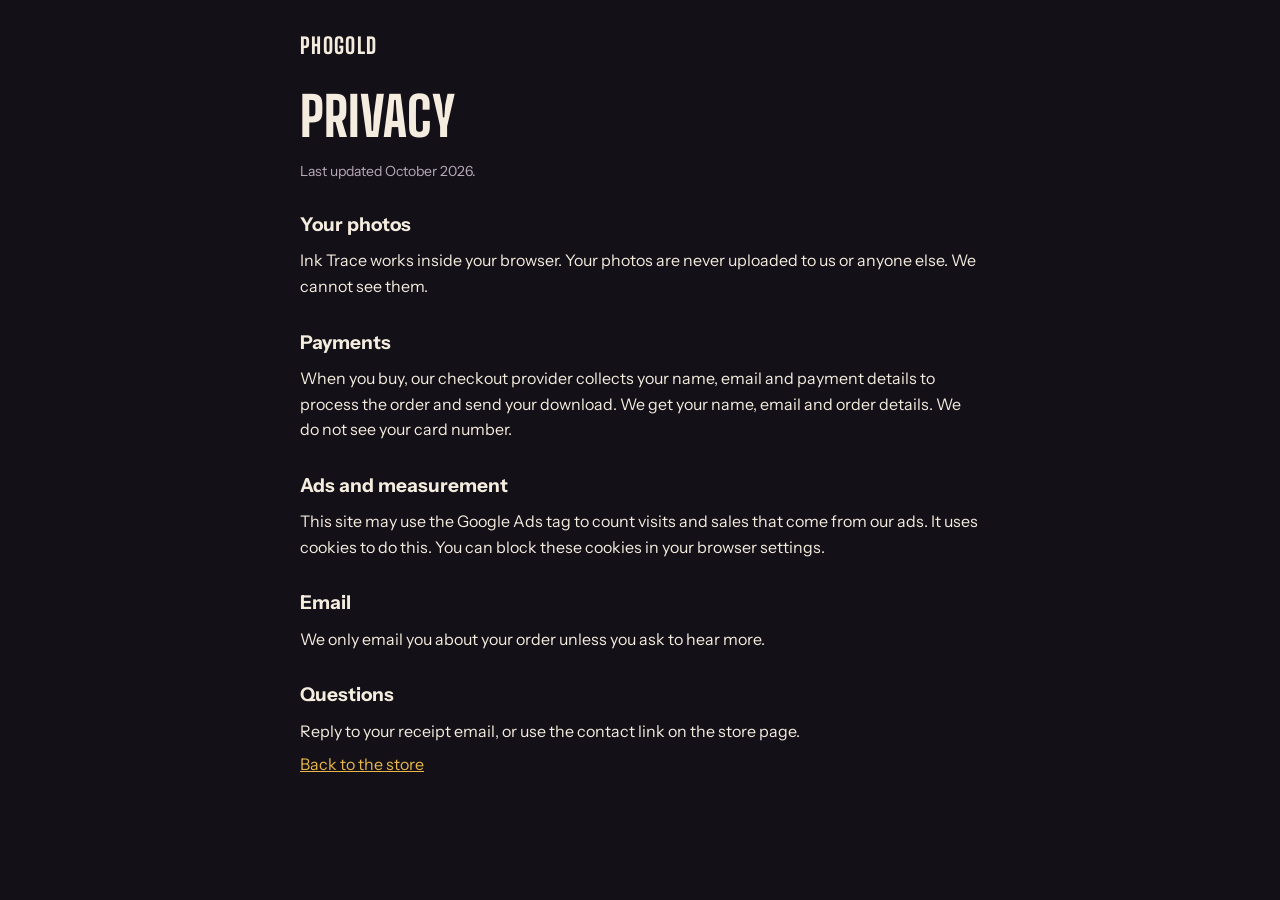
<file: site/privacy.html>
<!doctype html>
<html lang="en">
<head>
<meta charset="utf-8">
<meta name="viewport" content="width=device-width,initial-scale=1">
<title>Privacy | Phogold</title>
<link rel="stylesheet" href="https://fonts.googleapis.com/css2?family=Big+Shoulders+Display:wght@800&family=Instrument+Sans:wght@400;600&display=swap">
<style>
:root { color-scheme: dark; --bench: #141017; --line: #3a2f40; --ink: #f4ecdf; --muted: #b7a9b9; --gold: #e8b64a; }
* { box-sizing: border-box; }
body { margin: 0; background: var(--bench); color: var(--ink); font: 16px/1.6 "Instrument Sans", system-ui, sans-serif; }
main { max-width: 720px; margin: 0 auto; padding: 32px 20px 64px; }
a { color: var(--gold); }
.logo { font: 800 22px "Big Shoulders Display", Impact, sans-serif; letter-spacing: .06em; text-transform: uppercase; color: var(--ink); text-decoration: none; }
h1 { font: 800 clamp(36px, 7vw, 54px)/1 "Big Shoulders Display", Impact, sans-serif; text-transform: uppercase; margin: 28px 0 16px; }
h2 { font-size: 19px; margin: 28px 0 4px; }
p, li { margin: 8px 0; }
.muted { color: var(--muted); font-size: 14px; }
</style>
<script src="config.js"></script>
</head>
<body>
<main>
<a class="logo" href="./">Phogold</a>
<h1>Privacy</h1>
<p class="muted">Last updated October 2026.</p>
<h2>Your photos</h2>
<p>Ink Trace works inside your browser. Your photos are never uploaded to us or anyone else. We cannot see them.</p>
<h2>Payments</h2>
<p>When you buy, our checkout provider collects your name, email and payment details to process the order and send your download. We get your name, email and order details. We do not see your card number.</p>
<h2>Ads and measurement</h2>
<p>This site may use the Google Ads tag to count visits and sales that come from our ads. It uses cookies to do this. You can block these cookies in your browser settings.</p>
<h2>Email</h2>
<p>We only email you about your order unless you ask to hear more.</p>
<h2>Questions</h2>
<p>Reply to your receipt email, or use the contact link on the store page.</p>
<p><a href="./">Back to the store</a></p>
</main>
</body>
</html>
</file>
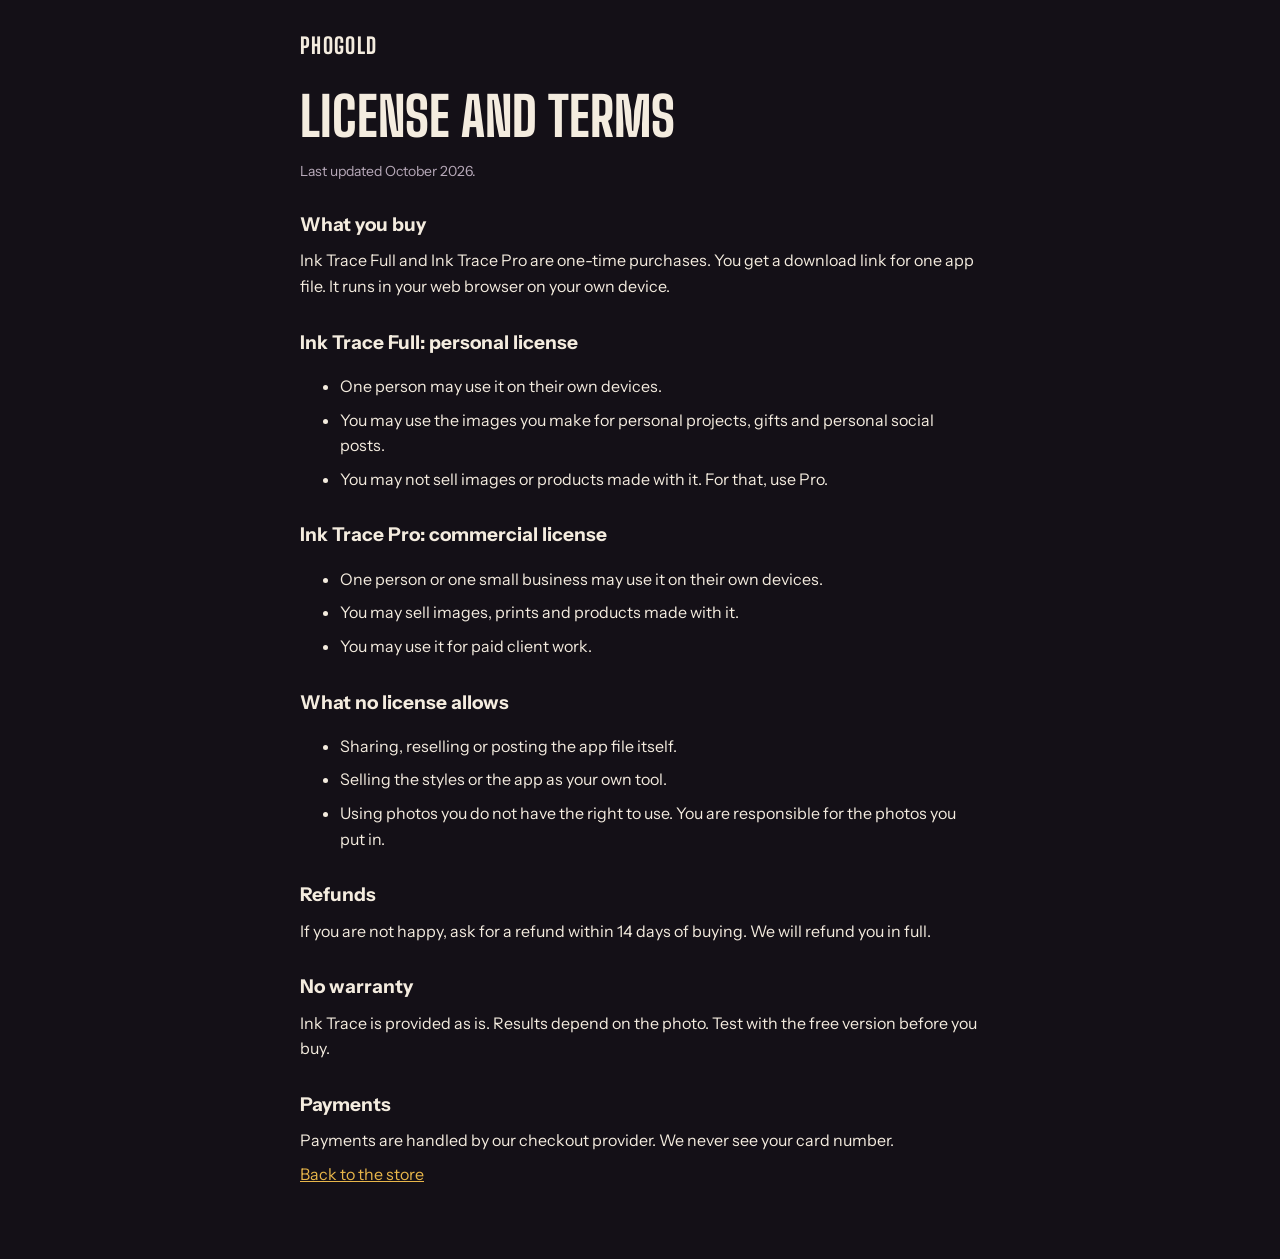
<file: site/terms.html>
<!doctype html>
<html lang="en">
<head>
<meta charset="utf-8">
<meta name="viewport" content="width=device-width,initial-scale=1">
<title>License and terms | Phogold</title>
<link rel="stylesheet" href="https://fonts.googleapis.com/css2?family=Big+Shoulders+Display:wght@800&family=Instrument+Sans:wght@400;600&display=swap">
<style>
:root { color-scheme: dark; --bench: #141017; --line: #3a2f40; --ink: #f4ecdf; --muted: #b7a9b9; --gold: #e8b64a; }
* { box-sizing: border-box; }
body { margin: 0; background: var(--bench); color: var(--ink); font: 16px/1.6 "Instrument Sans", system-ui, sans-serif; }
main { max-width: 720px; margin: 0 auto; padding: 32px 20px 64px; }
a { color: var(--gold); }
.logo { font: 800 22px "Big Shoulders Display", Impact, sans-serif; letter-spacing: .06em; text-transform: uppercase; color: var(--ink); text-decoration: none; }
h1 { font: 800 clamp(36px, 7vw, 54px)/1 "Big Shoulders Display", Impact, sans-serif; text-transform: uppercase; margin: 28px 0 16px; }
h2 { font-size: 19px; margin: 28px 0 4px; }
p, li { margin: 8px 0; }
.muted { color: var(--muted); font-size: 14px; }
</style>
<script src="config.js"></script>
</head>
<body>
<main>
<a class="logo" href="./">Phogold</a>
<h1>License and terms</h1>
<p class="muted">Last updated October 2026.</p>
<h2>What you buy</h2>
<p>Ink Trace Full and Ink Trace Pro are one-time purchases. You get a download link for one app file. It runs in your web browser on your own device.</p>
<h2>Ink Trace Full: personal license</h2>
<ul>
  <li>One person may use it on their own devices.</li>
  <li>You may use the images you make for personal projects, gifts and personal social posts.</li>
  <li>You may not sell images or products made with it. For that, use Pro.</li>
</ul>
<h2>Ink Trace Pro: commercial license</h2>
<ul>
  <li>One person or one small business may use it on their own devices.</li>
  <li>You may sell images, prints and products made with it.</li>
  <li>You may use it for paid client work.</li>
</ul>
<h2>What no license allows</h2>
<ul>
  <li>Sharing, reselling or posting the app file itself.</li>
  <li>Selling the styles or the app as your own tool.</li>
  <li>Using photos you do not have the right to use. You are responsible for the photos you put in.</li>
</ul>
<h2>Refunds</h2>
<p>If you are not happy, ask for a refund within 14 days of buying. We will refund you in full.</p>
<h2>No warranty</h2>
<p>Ink Trace is provided as is. Results depend on the photo. Test with the free version before you buy.</p>
<h2>Payments</h2>
<p>Payments are handled by our checkout provider. We never see your card number.</p>
<p><a href="./">Back to the store</a></p>
</main>
</body>
</html>
</file>
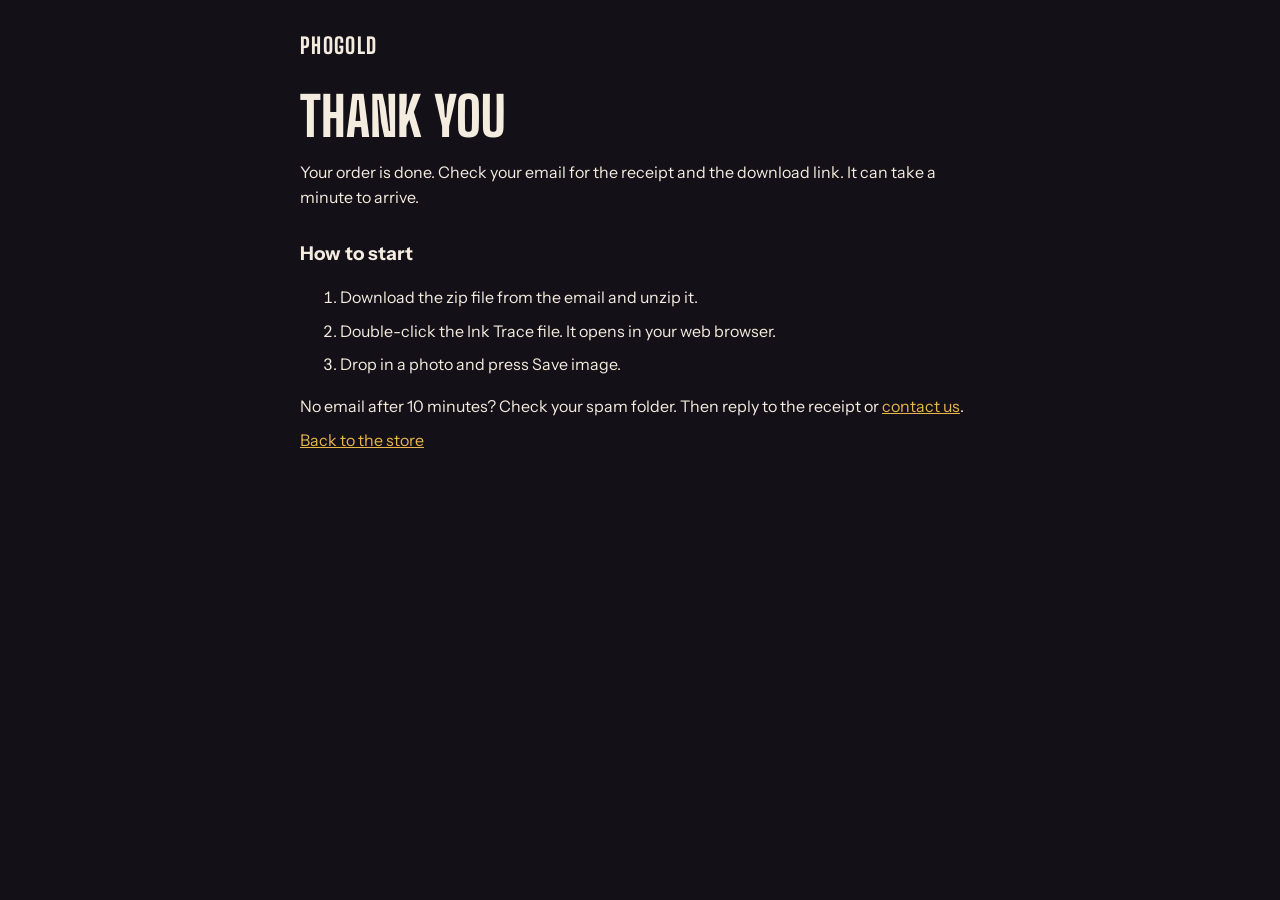
<file: site/thanks.html>
<!doctype html>
<html lang="en">
<head>
<meta charset="utf-8">
<meta name="viewport" content="width=device-width,initial-scale=1">
<title>Thank you | Phogold</title>
<link rel="stylesheet" href="https://fonts.googleapis.com/css2?family=Big+Shoulders+Display:wght@800&family=Instrument+Sans:wght@400;600&display=swap">
<style>
:root { color-scheme: dark; --bench: #141017; --line: #3a2f40; --ink: #f4ecdf; --muted: #b7a9b9; --gold: #e8b64a; }
* { box-sizing: border-box; }
body { margin: 0; background: var(--bench); color: var(--ink); font: 16px/1.6 "Instrument Sans", system-ui, sans-serif; }
main { max-width: 720px; margin: 0 auto; padding: 32px 20px 64px; }
a { color: var(--gold); }
.logo { font: 800 22px "Big Shoulders Display", Impact, sans-serif; letter-spacing: .06em; text-transform: uppercase; color: var(--ink); text-decoration: none; }
h1 { font: 800 clamp(36px, 7vw, 54px)/1 "Big Shoulders Display", Impact, sans-serif; text-transform: uppercase; margin: 28px 0 16px; }
h2 { font-size: 19px; margin: 28px 0 4px; }
p, li { margin: 8px 0; }
.muted { color: var(--muted); font-size: 14px; }
</style>
<script src="config.js"></script>
</head>
<body>
<main>
<a class="logo" href="./">Phogold</a>
<h1>Thank you</h1>
<p>Your order is done. Check your email for the receipt and the download link. It can take a minute to arrive.</p>
<h2>How to start</h2>
<ol>
  <li>Download the zip file from the email and unzip it.</li>
  <li>Double-click the Ink Trace file. It opens in your web browser.</li>
  <li>Drop in a photo and press Save image.</li>
</ol>
<p>No email after 10 minutes? Check your spam folder. Then reply to the receipt or <a id="help" href="./">contact us</a>.</p>
<p><a href="./">Back to the store</a></p>
<script>
(() => {
  const cfg = window.STORE || {};
  if (cfg.supportEmail) document.getElementById("help").href = "mailto:" + cfg.supportEmail;
  const tier = new URLSearchParams(location.search).get("tier");
  const label = cfg.conversionLabel && cfg.conversionLabel[tier];
  if (!label || typeof window.gtag !== "function") return;
  let sent = false;
  try { sent = sessionStorage.getItem("conv-" + tier) === "1"; sessionStorage.setItem("conv-" + tier, "1"); } catch {}
  if (sent) return;
  window.gtag("event", "conversion", {
    send_to: cfg.googleAdsId + "/" + label,
    value: tier === "pro" ? 39 : 19,
    currency: "USD"
  });
})();
</script>
</main>
</body>
</html>
</file>
